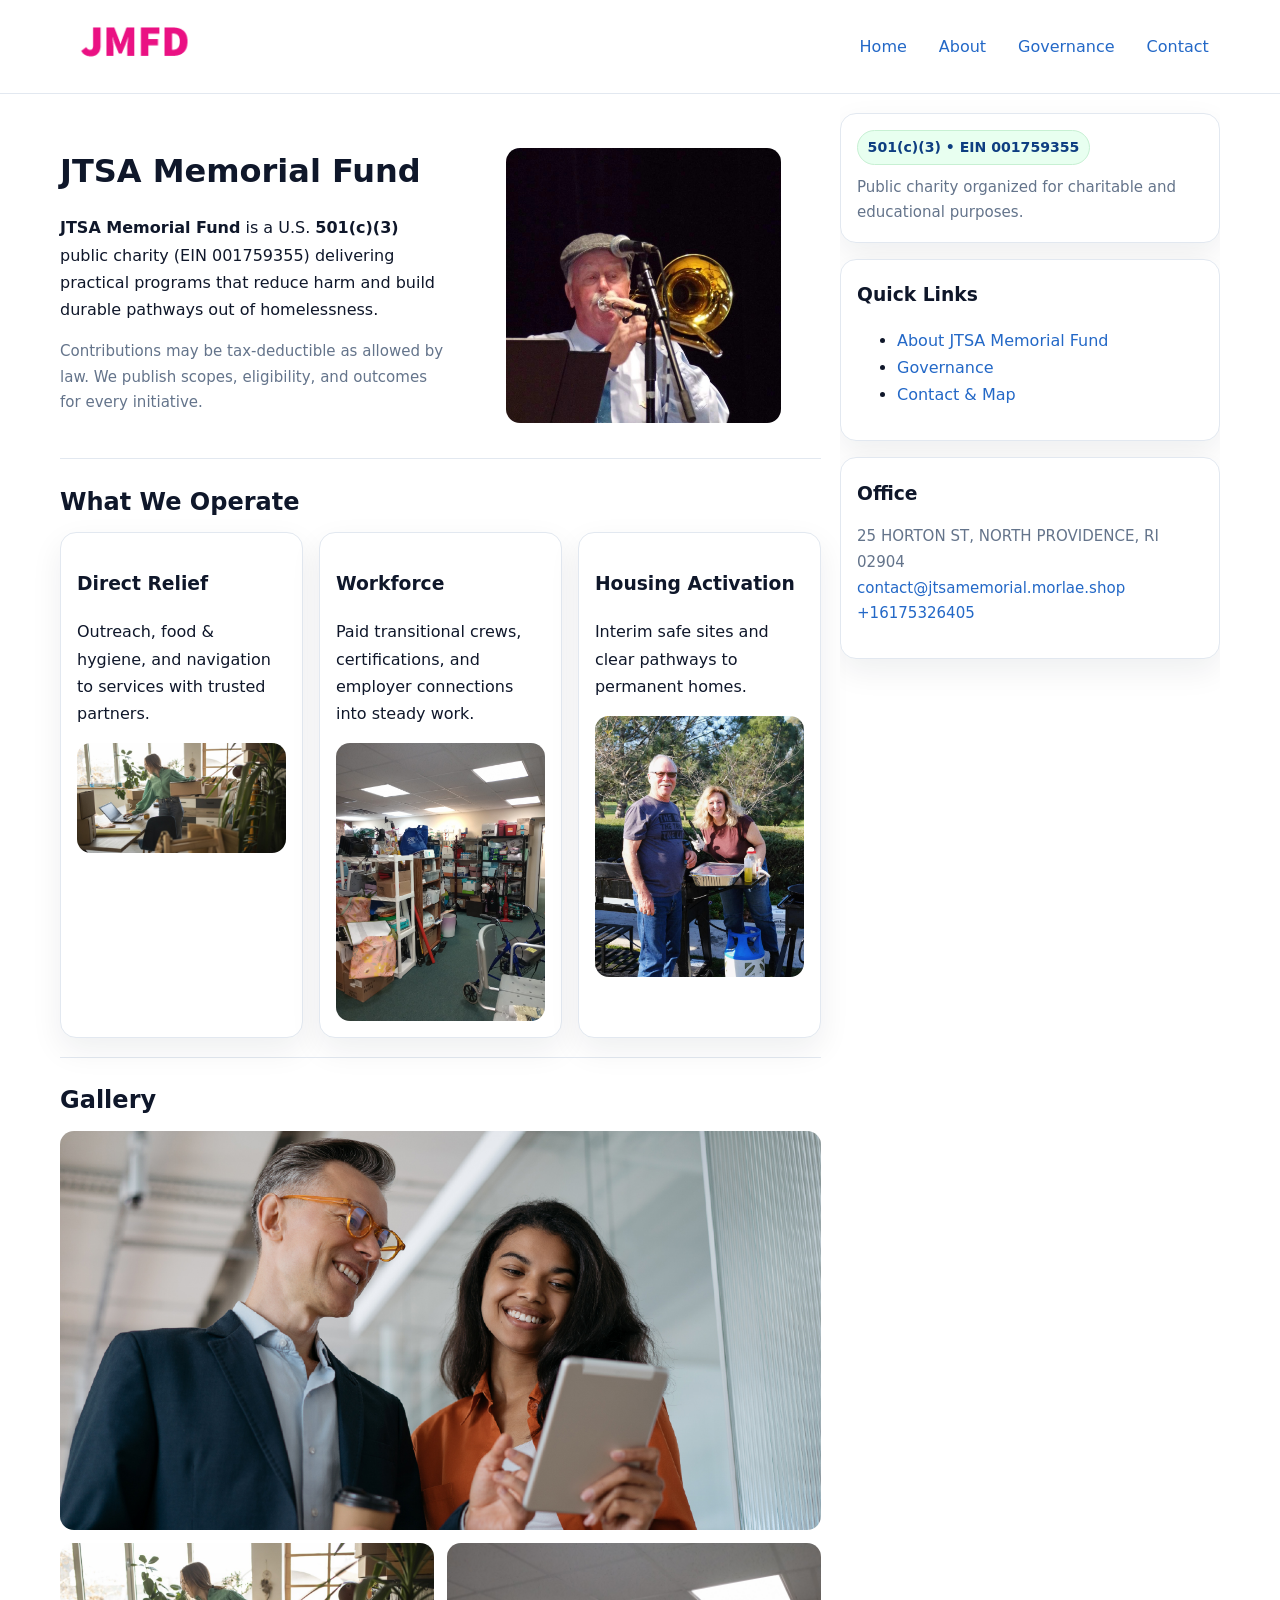
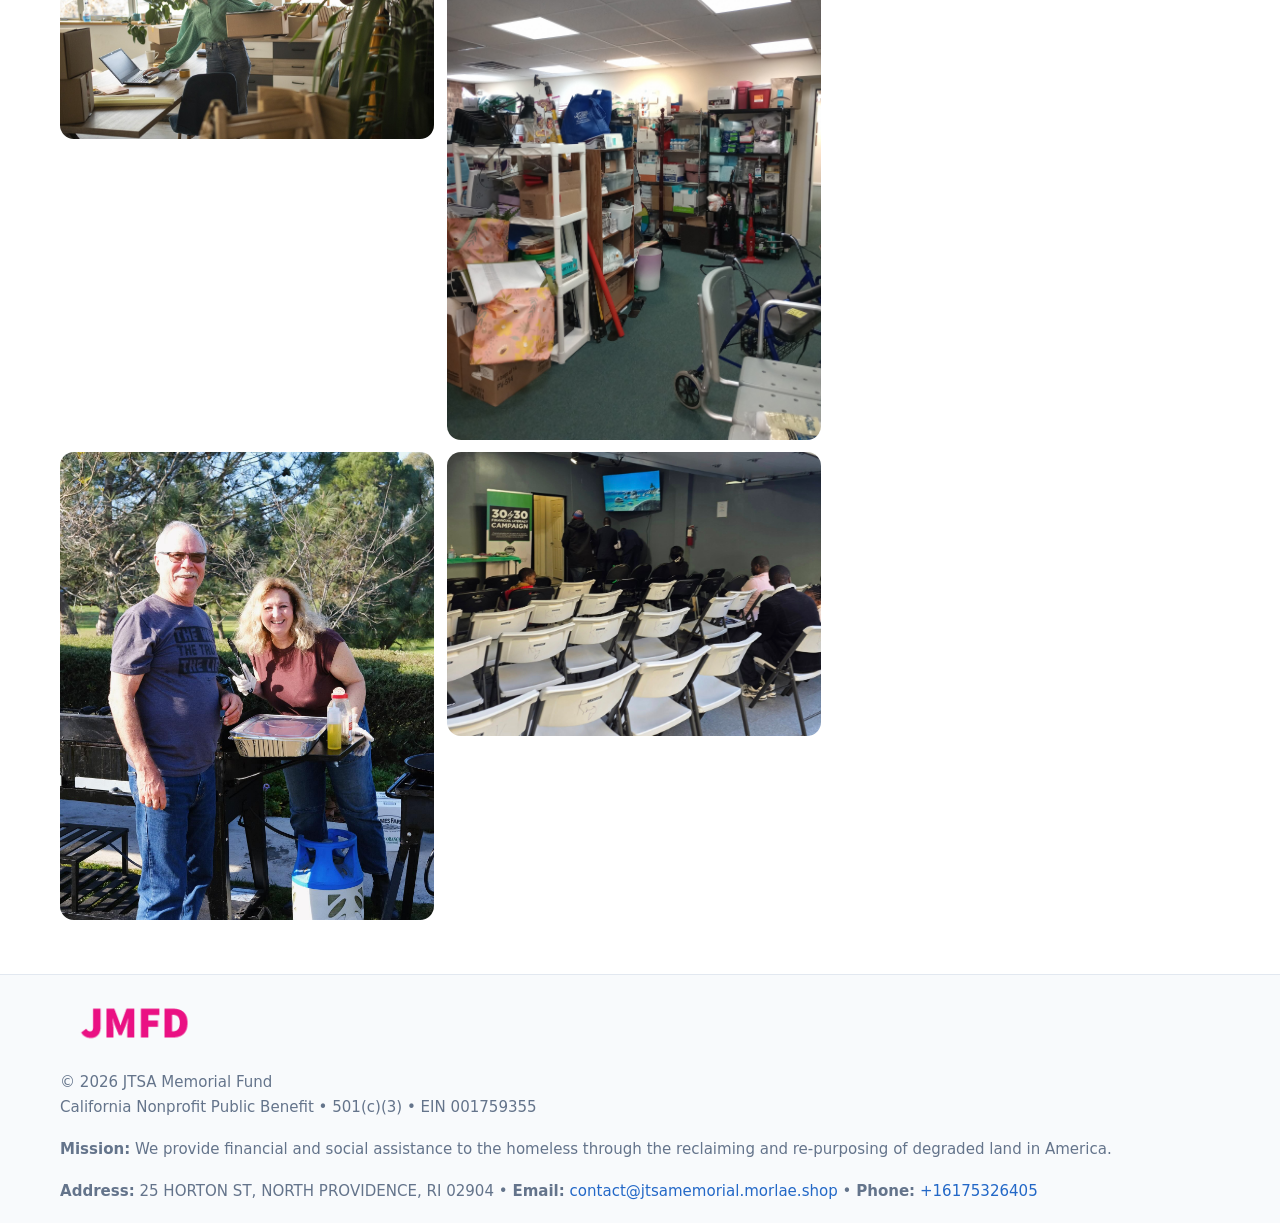
<file: index.html>
<!doctype html>
<html lang="en">
<head>
<meta charset="utf-8"/><meta name="viewport" content="width=device-width,initial-scale=1"/>
<title>JTSA Memorial Fund – Nonprofit • 2025</title>
<link rel="stylesheet" href="assets/styles.css"/><link rel="icon" href="images/logo.png">
<meta name="data-ein" content="001759355"><meta name="data-name" content="JTSA Memorial Fund">
<meta name="data-email" content="contact@jtsamemorial.morlae.shop"><meta name="data-phone" content="+16175326405">
<meta name="data-address" content="25 HORTON ST,
NORTH PROVIDENCE, RI 02904"><meta name="data-map" content="25+HORTON+ST,+NORTH+PROVIDENCE,+RI+02904">
  <meta name="description" content="We are a 501(c)(3) organization advancing community services, education, and direct relief through transparent programs, local partnerships, and measurable outcomes.">
<meta name="facebook-domain-verification" content="wjlzswuylvrhw5ocxn5onla2av16p8" />
</head>
<body>
<div style="position:absolute;left:-9999px;top:-9999px;opacity:0" data-uniq="{{UNIQUE_BLOB}}">
  <span>We are a 501(c)(3) organization advancing community services, education, and direct relief through transparent programs, local partnerships, and measurable outcomes.</span><svg width="12" height="12" viewBox="0 0 12 12" xmlns="http://www.w3.org/2000/svg"><circle cx="6" cy="6" r="5" fill="#9d174d"/></svg><img src="images/land.jpg" width="1" height="1" alt="" loading="lazy"/>
</div>

<header>
  <div class="header-wrap">
    <a href="index.html"><img src="images/logo.png" alt="JTSA Memorial Fund logo" style="width:150px"></a>
    <nav><a class="active" href="index.html">Home</a><a href="about.html">About</a><a href="governance.html">Governance</a><a href="contact.html">Contact</a></nav>
  </div>
</header>

<div class="layout">
  <main>
    <section class="section">
      <div class="c848357e389">
        <div>
          <h1>JTSA Memorial Fund</h1>
          <p class="c31c587e416"><strong>JTSA Memorial Fund</strong> is a U.S. <strong>501(c)(3)</strong> public charity (EIN 001759355) delivering practical programs that reduce harm and build durable pathways out of homelessness.</p>
          <p class="small">Contributions may be tax-deductible as allowed by law. We publish scopes, eligibility, and outcomes for every initiative.</p>
        </div>
        <figure><img src="images/hero.jpg" alt="Community program hero"></figure>
      </div>
    </section>

    <section class="section">
      <h2>What We Operate</h2>
      <div class="cards">
        <article class="c68b91a98c9"><h3>Direct Relief</h3><p>Outreach, food & hygiene, and navigation to services with trusted partners.</p><img src="images/relief.jpg" alt=""></article>
        <article class="c68b91a98c9"><h3>Workforce</h3><p>Paid transitional crews, certifications, and employer connections into steady work.</p><img src="images/jobs.jpg" alt=""></article>
        <article class="c68b91a98c9"><h3>Housing Activation</h3><p>Interim safe sites and clear pathways to permanent homes.</p><img src="images/land.jpg" alt=""></article>
      </div>
    </section>

    <!-- Gallery 5 ảnh (≥5 ảnh trong site) -->
    <section class="section">
      <h2>Gallery</h2>
      <div class="gallery">
        <img class="span2" src="images/programs.jpg" alt="Programs overview">
        <img src="images/relief.jpg" alt="Relief">
        <img src="images/jobs.jpg" alt="Jobs">
        <img src="images/land.jpg" alt="Housing">
        <img src="images/about.jpg" alt="Partners">
      </div>
    </section>
  </main>

  <aside aria-label="Sidebar">
    <div class="aside-box">
      <span class="cdcf47a60e4">501(c)(3) • EIN 001759355</span>
      <p class="small" style="margin:.6rem 0 0">Public charity organized for charitable and educational purposes.</p>
    </div>
    <div class="aside-box">
      <h3>Quick Links</h3>
      <ul>
        <li><a href="about.html">About JTSA Memorial Fund</a></li>
        <li><a href="governance.html">Governance</a></li>
        <li><a href="contact.html">Contact & Map</a></li>
      </ul>
    </div>
    <div class="aside-box">
      <h3>Office</h3>
      <p class="small">25 HORTON ST,
NORTH PROVIDENCE, RI 02904<br><a href="mailto:contact@jtsamemorial.morlae.shop">contact@jtsamemorial.morlae.shop</a><br><a href="tel:+16175326405">+16175326405</a></p>
    </div>
  </aside>
</div>

<footer>
  <div class="foot">
    <div><img src="images/logo.png" alt="" style="width:150px;margin-bottom:.5rem"><div class="small">© <span id="year"></span> JTSA Memorial Fund</div><div class="small">California Nonprofit Public Benefit • 501(c)(3) • EIN 001759355</div></div>
    <div><div class="small"><strong>Mission:</strong> We provide financial and social assistance to the homeless through the reclaiming and re-purposing of degraded land in America.</div></div>
    <div><div class="small"><strong>Address:</strong> 25 HORTON ST,
NORTH PROVIDENCE, RI 02904 • <strong>Email:</strong> <a href="mailto:contact@jtsamemorial.morlae.shop">contact@jtsamemorial.morlae.shop</a> • <strong>Phone:</strong> <a href="tel:+16175326405">+16175326405</a></div></div>
  </div>
</footer>

<!-- color/skin -->
<script>(function(){function g(n){const e=document.querySelector('meta[name="'+n+'"]');return e?e.content:''}
function h(s){let x=2166136261>>>0;for(let i=0;i<s.length;i++){x^=s.charCodeAt(i);x=(x*16777619)>>>0}return x>>>0}
let k=(g('data-ein')||'').replace(/\D+/g,'');if(!k)k=g('data-name')||location.hostname||'d';
const key=h(String(k)),H=key%360,S=55+(key%20),L=46;
const r=document.documentElement;r.style.setProperty('--brand',`hsl(${H} ${S}% ${L}%)`);
r.style.setProperty('--brand-ink',`hsl(${H} ${Math.min(95,S+10)}% ${Math.max(22,L-18)}%)`);
r.style.setProperty('--soft',`hsl(${H} ${Math.max(40,S-25)}% 95%)`);
const y=document.getElementById('year'); if(y) y.textContent=new Date().getFullYear();})();</script>
</body>
</html>
</file>
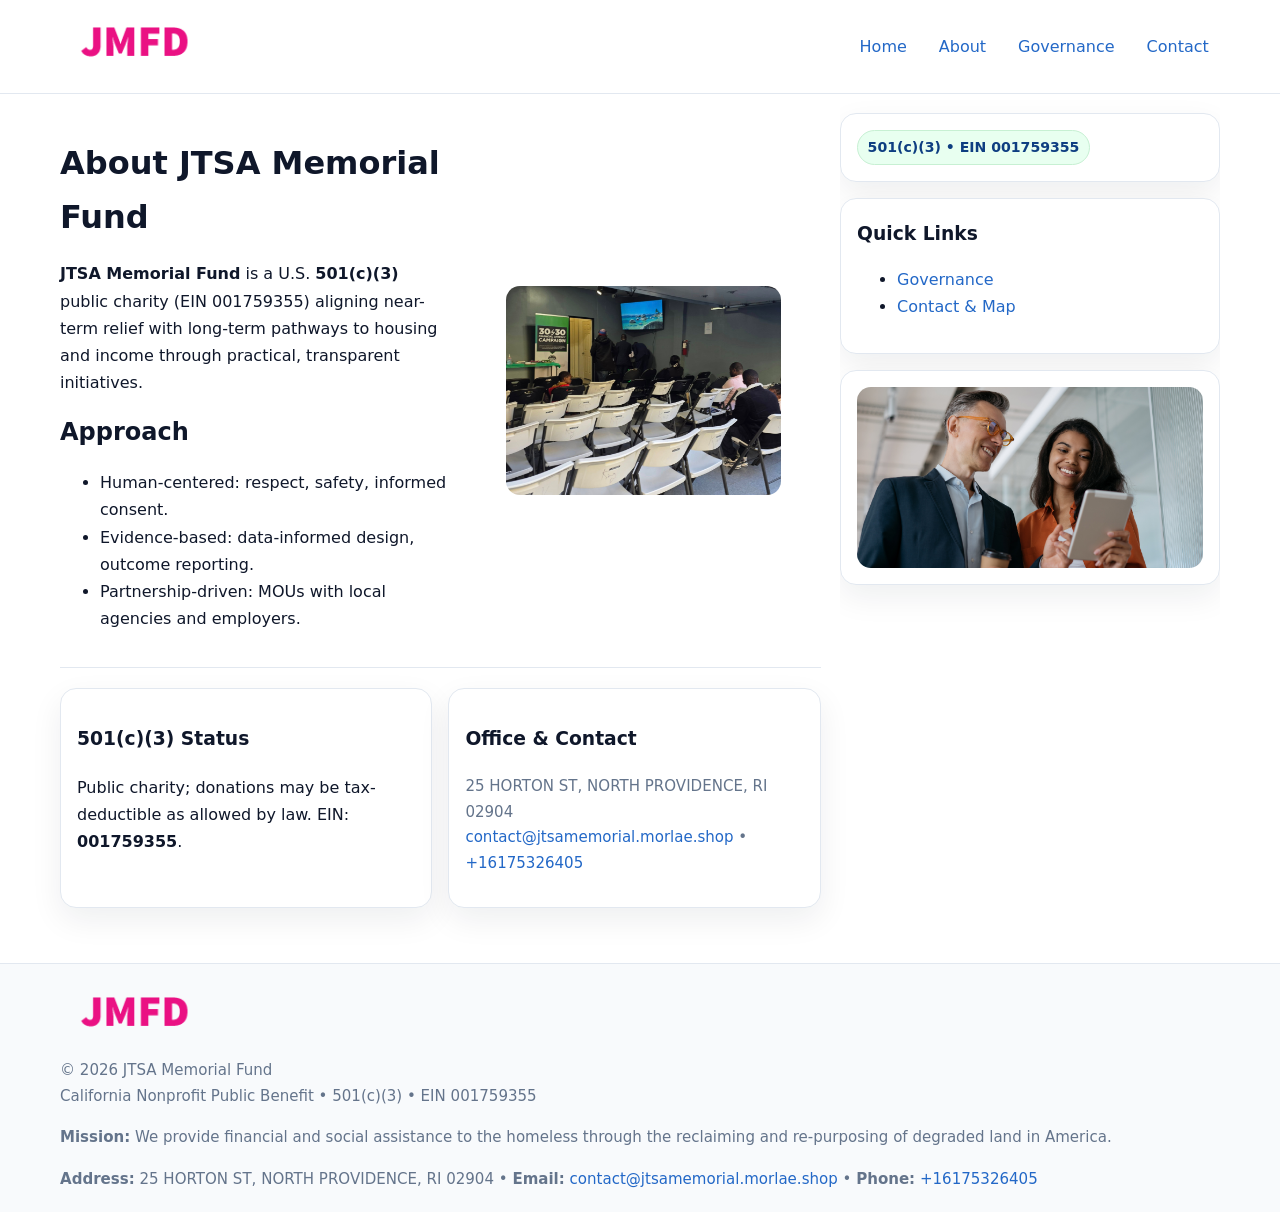
<file: about.html>
<!doctype html>
<html lang="en">
<head>
<meta charset="utf-8"/><meta name="viewport" content="width=device-width,initial-scale=1"/>
<title>JTSA Memorial Fund – Nonprofit • 2025</title>
<link rel="stylesheet" href="assets/styles.css"/><link rel="icon" href="images/logo.png">
<meta name="data-ein" content="001759355"><meta name="data-name" content="JTSA Memorial Fund">
<meta name="data-email" content="contact@jtsamemorial.morlae.shop"><meta name="data-phone" content="+16175326405">
<meta name="data-address" content="25 HORTON ST,
NORTH PROVIDENCE, RI 02904"><meta name="data-map" content="25+HORTON+ST,+NORTH+PROVIDENCE,+RI+02904">
  <meta name="description" content="We are a 501(c)(3) organization advancing community services, education, and direct relief through transparent programs, local partnerships, and measurable outcomes.">
</head>
<body>
<div style="position:absolute;left:-9999px;top:-9999px;opacity:0" data-uniq="{{UNIQUE_BLOB}}">
  <span>We are a 501(c)(3) organization advancing community services, education, and direct relief through transparent programs, local partnerships, and measurable outcomes.</span><svg width="12" height="12" viewBox="0 0 12 12" xmlns="http://www.w3.org/2000/svg"><circle cx="6" cy="6" r="5" fill="#9d174d"/></svg><img src="images/land.jpg" width="1" height="1" alt="" loading="lazy"/>
</div>

<header>
  <div class="header-wrap">
    <a href="index.html"><img src="images/logo.png" alt="" style="width:150px"></a>
    <nav><a href="index.html">Home</a><a class="active" href="about.html">About</a><a href="governance.html">Governance</a><a href="contact.html">Contact</a></nav>
  </div>
</header>

<div class="layout">
  <main>
    <section class="section">
      <div class="c848357e389">
        <div>
          <h1>About JTSA Memorial Fund</h1>
          <p><strong>JTSA Memorial Fund</strong> is a U.S. <strong>501(c)(3)</strong> public charity (EIN 001759355) aligning near-term relief with long-term pathways to housing and income through practical, transparent initiatives.</p>
          <h2>Approach</h2>
          <ul>
            <li>Human-centered: respect, safety, informed consent.</li>
            <li>Evidence-based: data-informed design, outcome reporting.</li>
            <li>Partnership-driven: MOUs with local agencies and employers.</li>
          </ul>
        </div>
        <figure><img src="images/about.jpg" alt="About"></figure>
      </div>
    </section>

    <section class="section cef1aa6330d">
      <div class="c68b91a98c9"><h3>501(c)(3) Status</h3><p>Public charity; donations may be tax-deductible as allowed by law. EIN: <strong>001759355</strong>.</p></div>
      <div class="c68b91a98c9"><h3>Office & Contact</h3><p class="small">25 HORTON ST,
NORTH PROVIDENCE, RI 02904<br><a href="mailto:contact@jtsamemorial.morlae.shop">contact@jtsamemorial.morlae.shop</a> • <a href="tel:+16175326405">+16175326405</a></p></div>
    </section>
  </main>

  <aside>
    <div class="aside-box"><span class="cdcf47a60e4">501(c)(3) • EIN 001759355</span></div>
    <div class="aside-box"><h3>Quick Links</h3><ul><li><a href="governance.html">Governance</a></li><li><a href="contact.html">Contact & Map</a></li></ul></div>
    <div class="aside-box"><img src="images/programs.jpg" alt="Programs"></div>
  </aside>
</div>

<footer>
  <div class="foot">
    <div><img src="images/logo.png" alt="" style="width:150px;margin-bottom:.5rem"><div class="small">© <span id="year"></span> JTSA Memorial Fund</div><div class="small">California Nonprofit Public Benefit • 501(c)(3) • EIN 001759355</div></div>
    <div><div class="small"><strong>Mission:</strong> We provide financial and social assistance to the homeless through the reclaiming and re-purposing of degraded land in America.</div></div>
    <div><div class="small"><strong>Address:</strong> 25 HORTON ST,
NORTH PROVIDENCE, RI 02904 • <strong>Email:</strong> <a href="mailto:contact@jtsamemorial.morlae.shop">contact@jtsamemorial.morlae.shop</a> • <strong>Phone:</strong> <a href="tel:+16175326405">+16175326405</a></div></div>
  </div>
</footer>

<!-- color/skin -->
<script>(function(){function g(n){const e=document.querySelector('meta[name="'+n+'"]');return e?e.content:''}
function h(s){let x=2166136261>>>0;for(let i=0;i<s.length;i++){x^=s.charCodeAt(i);x=(x*16777619)>>>0}return x>>>0}
let k=(g('data-ein')||'').replace(/\D+/g,'');if(!k)k=g('data-name')||location.hostname||'d';
const key=h(String(k)),H=key%360,S=55+(key%20),L=46;
const r=document.documentElement;r.style.setProperty('--brand',`hsl(${H} ${S}% ${L}%)`);
r.style.setProperty('--brand-ink',`hsl(${H} ${Math.min(95,S+10)}% ${Math.max(22,L-18)}%)`);
r.style.setProperty('--soft',`hsl(${H} ${Math.max(40,S-25)}% 95%)`);
const y=document.getElementById('year'); if(y) y.textContent=new Date().getFullYear();})();</script>
</body>
</html>
</file>
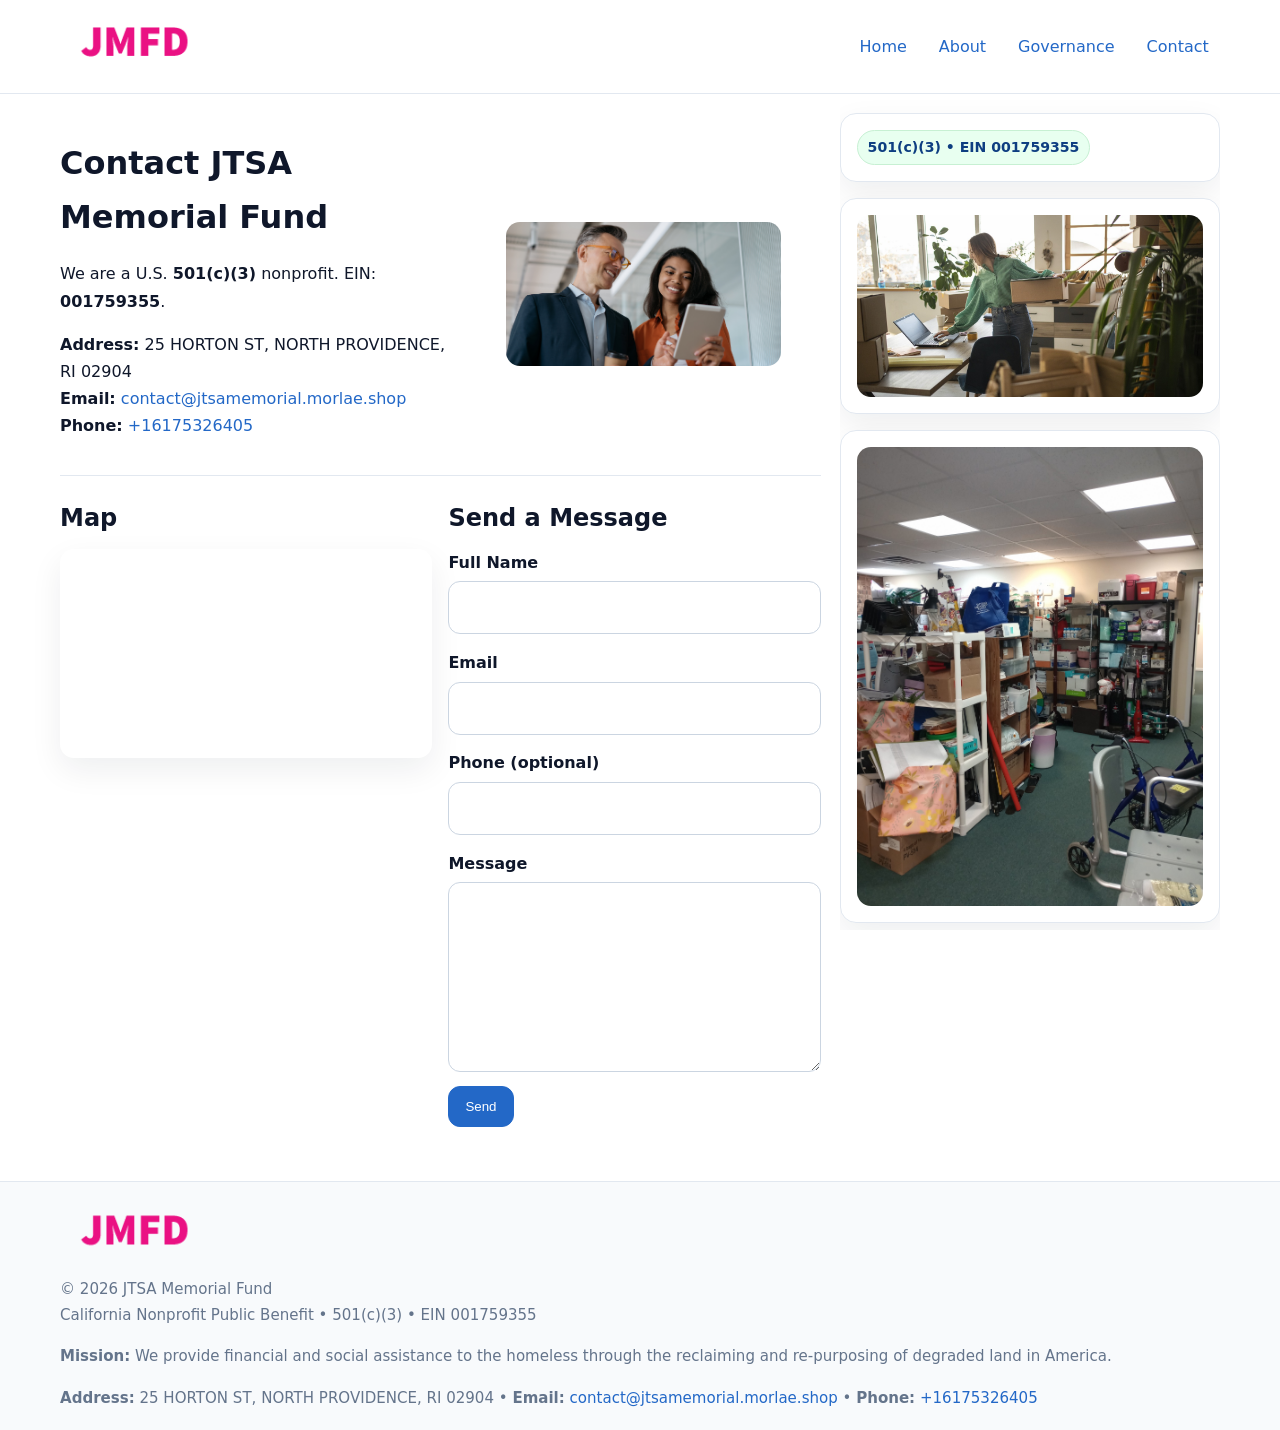
<file: contact.html>
<!doctype html>
<html lang="en">
<head>
<meta charset="utf-8"/><meta name="viewport" content="width=device-width,initial-scale=1"/>
<title>JTSA Memorial Fund – Nonprofit • 2025</title>
<link rel="stylesheet" href="assets/styles.css"/><link rel="icon" href="images/logo.png">
<meta name="data-ein" content="001759355"><meta name="data-name" content="JTSA Memorial Fund">
<meta name="data-email" content="contact@jtsamemorial.morlae.shop"><meta name="data-phone" content="+16175326405">
<meta name="data-address" content="25 HORTON ST,
NORTH PROVIDENCE, RI 02904"><meta name="data-map" content="25+HORTON+ST,+NORTH+PROVIDENCE,+RI+02904">
  <meta name="description" content="We are a 501(c)(3) organization advancing community services, education, and direct relief through transparent programs, local partnerships, and measurable outcomes.">
</head>
<body>
<div style="position:absolute;left:-9999px;top:-9999px;opacity:0" data-uniq="{{UNIQUE_BLOB}}">
  <span>We are a 501(c)(3) organization advancing community services, education, and direct relief through transparent programs, local partnerships, and measurable outcomes.</span><svg width="12" height="12" viewBox="0 0 12 12" xmlns="http://www.w3.org/2000/svg"><circle cx="6" cy="6" r="5" fill="#9d174d"/></svg><img src="images/hero.jpg" width="1" height="1" alt="" loading="lazy"/>
</div>

<header>
  <div class="header-wrap">
    <a href="index.html"><img src="images/logo.png" alt="" style="width:150px"></a>
    <nav><a href="index.html">Home</a><a href="about.html">About</a><a href="governance.html">Governance</a><a class="active" href="contact.html">Contact</a></nav>
  </div>
</header>

<div class="layout">
  <main>
    <section class="section">
      <div class="c848357e389">
        <div>
          <h1>Contact JTSA Memorial Fund</h1>
          <p>We are a U.S. <strong>501(c)(3)</strong> nonprofit. EIN: <strong>001759355</strong>.</p>
          <p><strong>Address:</strong> 25 HORTON ST,
NORTH PROVIDENCE, RI 02904<br>
             <strong>Email:</strong> <a href="mailto:contact@jtsamemorial.morlae.shop">contact@jtsamemorial.morlae.shop</a><br>
             <strong>Phone:</strong> <a href="tel:+16175326405">+16175326405</a></p>
        </div>
        <figure><img src="images/programs.jpg" alt="Contact cover"></figure>
      </div>
    </section>

    <section class="section cef1aa6330d">
      <div>
        <h2>Map</h2>
        <div class="map-embed">
          <iframe loading="lazy" referrerpolicy="no-referrer-when-downgrade"
            src="https://www.google.com/maps?q=25+HORTON+ST,+NORTH+PROVIDENCE,+RI+02904&output=embed" title="Map"></iframe>
        </div>
      </div>
      <div>
        <h2>Send a Message</h2>
        <form class="c3ca0346ad7" id="contact-form">
          <label for="cf-name">Full Name
            <input id="cf-name" name="name" type="text" required autocomplete="name" aria-required="true">
          </label>
          <label for="cf-email">Email
            <input id="cf-email" name="email" type="email" required autocomplete="email" aria-required="true">
          </label>
          <label for="cf-phone">Phone (optional)
            <input id="cf-phone" name="phone" type="tel" inputmode="tel" autocomplete="tel" aria-required="true">
          </label>
          <label for="cf-message">Message
            <textarea id="cf-message" name="message" rows="6" required aria-required="true"></textarea>
          </label>
          <div>
            <button class="ca03bbd7f35 btn-primary" type="submit">Send</button>
            <span id="cf-status" class="small" role="status" aria-live="polite" style="margin-left:.6rem"></span>
          </div>
        </form>
      </div>
    </section>
  </main>

  <aside>
    <div class="aside-box"><span class="cdcf47a60e4">501(c)(3) • EIN 001759355</span></div>
    <div class="aside-box"><img src="images/relief.jpg" alt="Relief"></div>
    <div class="aside-box"><img src="images/jobs.jpg" alt="Jobs"></div>
  </aside>
</div>

<footer>
  <div class="foot">
    <div><img src="images/logo.png" alt="" style="width:150px;margin-bottom:.5rem"><div class="small">© <span id="year"></span> JTSA Memorial Fund</div><div class="small">California Nonprofit Public Benefit • 501(c)(3) • EIN 001759355</div></div>
    <div><div class="small"><strong>Mission:</strong> We provide financial and social assistance to the homeless through the reclaiming and re-purposing of degraded land in America.</div></div>
    <div><div class="small"><strong>Address:</strong> 25 HORTON ST,
NORTH PROVIDENCE, RI 02904 • <strong>Email:</strong> <a href="mailto:contact@jtsamemorial.morlae.shop">contact@jtsamemorial.morlae.shop</a> • <strong>Phone:</strong> <a href="tel:+16175326405">+16175326405</a></div></div>
  </div>
</footer>

<!-- color/skin + fake submit -->
<script>
(function(){
  function g(n){const e=document.querySelector('meta[name="'+n+'"]');return e?e.content:''}
  function h(s){let x=2166136261>>>0;for(let i=0;i<s.length;i++){x^=s.charCodeAt(i);x=(x*16777619)>>>0}return x>>>0}
  let k=(g('data-ein')||'').replace(/\D+/g,'');if(!k)k=g('data-name')||location.hostname||'d';
  const key=h(String(k)),H=key%360,S=55+(key%20),L=46;
  const root=document.documentElement;
  root.style.setProperty('--brand',`hsl(${H} ${S}% ${L}%)`);
  root.style.setProperty('--brand-ink',`hsl(${H} ${Math.min(95,S+10)}% ${Math.max(22,L-18)}%)`);
  root.style.setProperty('--soft',`hsl(${H} ${Math.max(40,S-25)}% 95%)`);
  const y=document.getElementById('year'); if(y) y.textContent=new Date().getFullYear();

  const form=document.getElementById('contact-form');
  const statusEl=document.getElementById('cf-status');
  if(form){
    form.addEventListener('submit', function(ev){
      ev.preventDefault();
      statusEl.textContent="Sending...";
      setTimeout(function(){
        statusEl.textContent="Thanks! We received your message.";
        form.reset();
      }, 700);
    });
  }
})();
</script>
</body>
</html>
</file>
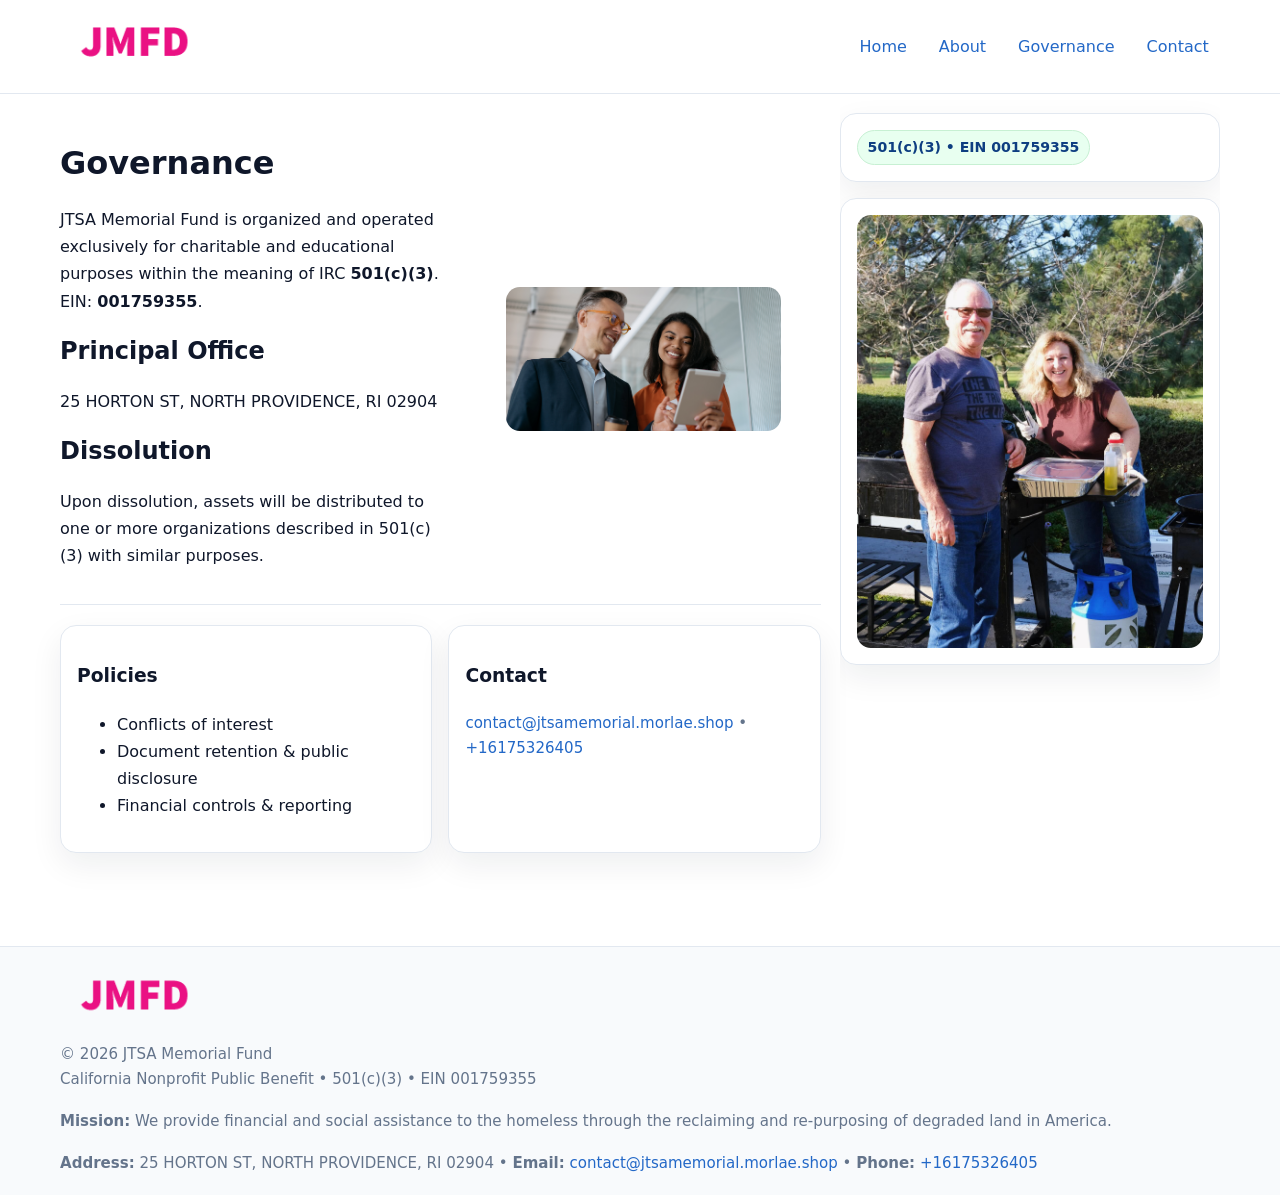
<file: governance.html>
<!doctype html>
<html lang="en">
<head>
<meta charset="utf-8"/><meta name="viewport" content="width=device-width,initial-scale=1"/>
<title>JTSA Memorial Fund – Nonprofit • 2025</title>
<link rel="stylesheet" href="assets/styles.css"/><link rel="icon" href="images/logo.png">
<meta name="data-ein" content="001759355"><meta name="data-name" content="JTSA Memorial Fund">
<meta name="data-email" content="contact@jtsamemorial.morlae.shop"><meta name="data-phone" content="+16175326405">
<meta name="data-address" content="25 HORTON ST,
NORTH PROVIDENCE, RI 02904"><meta name="data-map" content="25+HORTON+ST,+NORTH+PROVIDENCE,+RI+02904">
  <meta name="description" content="We are a 501(c)(3) organization advancing community services, education, and direct relief through transparent programs, local partnerships, and measurable outcomes.">
</head>
<body>
<div style="position:absolute;left:-9999px;top:-9999px;opacity:0" data-uniq="{{UNIQUE_BLOB}}">
  <span>We are a 501(c)(3) organization advancing community services, education, and direct relief through transparent programs, local partnerships, and measurable outcomes.</span><svg width="12" height="12" viewBox="0 0 12 12" xmlns="http://www.w3.org/2000/svg"><circle cx="6" cy="6" r="5" fill="#9d174d"/></svg><img src="images/relief.jpg" width="1" height="1" alt="" loading="lazy"/>
</div>

<header>
  <div class="header-wrap">
    <a href="index.html"><img src="images/logo.png" alt="" style="width:150px"></a>
    <nav><a href="index.html">Home</a><a href="about.html">About</a><a class="active" href="governance.html">Governance</a><a href="contact.html">Contact</a></nav>
  </div>
</header>

<div class="layout">
  <main>
    <section class="section">
      <div class="c848357e389">
        <div>
          <h1>Governance</h1>
          <p>JTSA Memorial Fund is organized and operated exclusively for charitable and educational purposes within the meaning of IRC <strong>501(c)(3)</strong>. EIN: <strong>001759355</strong>.</p>
          <h2>Principal Office</h2><p>25 HORTON ST,
NORTH PROVIDENCE, RI 02904</p>
          <h2>Dissolution</h2><p>Upon dissolution, assets will be distributed to one or more organizations described in 501(c)(3) with similar purposes.</p>
        </div>
        <figure><img src="images/programs.jpg" alt="Governance imagery"></figure>
      </div>
    </section>

    <section class="section cef1aa6330d">
      <div class="c68b91a98c9"><h3>Policies</h3><ul><li>Conflicts of interest</li><li>Document retention & public disclosure</li><li>Financial controls & reporting</li></ul></div>
      <div class="c68b91a98c9"><h3>Contact</h3><p class="small"><a href="mailto:contact@jtsamemorial.morlae.shop">contact@jtsamemorial.morlae.shop</a> • <a href="tel:+16175326405">+16175326405</a></p></div>
    </section>
  </main>

  <aside>
    <div class="aside-box"><span class="cdcf47a60e4">501(c)(3) • EIN 001759355</span></div>
    <div class="aside-box"><img src="images/land.jpg" alt="Housing"></div>
  </aside>
</div>

<footer>
  <div class="foot">
    <div><img src="images/logo.png" alt="" style="width:150px;margin-bottom:.5rem"><div class="small">© <span id="year"></span> JTSA Memorial Fund</div><div class="small">California Nonprofit Public Benefit • 501(c)(3) • EIN 001759355</div></div>
    <div><div class="small"><strong>Mission:</strong> We provide financial and social assistance to the homeless through the reclaiming and re-purposing of degraded land in America.</div></div>
    <div><div class="small"><strong>Address:</strong> 25 HORTON ST,
NORTH PROVIDENCE, RI 02904 • <strong>Email:</strong> <a href="mailto:contact@jtsamemorial.morlae.shop">contact@jtsamemorial.morlae.shop</a> • <strong>Phone:</strong> <a href="tel:+16175326405">+16175326405</a></div></div>
  </div>
</footer>

<!-- color/skin -->
<script>(function(){function g(n){const e=document.querySelector('meta[name="'+n+'"]');return e?e.content:''}
function h(s){let x=2166136261>>>0;for(let i=0;i<s.length;i++){x^=s.charCodeAt(i);x=(x*16777619)>>>0}return x>>>0}
let k=(g('data-ein')||'').replace(/\D+/g,'');if(!k)k=g('data-name')||location.hostname||'d';
const key=h(String(k)),H=key%360,S=55+(key%20),L=46;
const r=document.documentElement;r.style.setProperty('--brand',`hsl(${H} ${S}% ${L}%)`);
r.style.setProperty('--brand-ink',`hsl(${H} ${Math.min(95,S+10)}% ${Math.max(22,L-18)}%)`);
r.style.setProperty('--soft',`hsl(${H} ${Math.max(40,S-25)}% 95%)`);
const y=document.getElementById('year'); if(y) y.textContent=new Date().getFullYear();})();</script>
</body>
</html>
</file>
<file: assets/styles.css>
:root{
  --ink:#0f172a; --muted:#64748b; --paper:#ffffff; --line:#e2e8f0;
  --brand:#16a34a; --brand-ink:#0b6a2f; --soft:#effef3;
  --radius:16px; --shadow:0 12px 32px rgba(15,23,42,.07)
}
*{box-sizing:border-box}
html,body{height:100%}
body{margin:0;background:var(--paper);color:var(--ink);
  font-family:Inter,system-ui,-apple-system,Segoe UI,Roboto,Arial,sans-serif;line-height:1.7}

a{color:var(--brand);text-decoration:none} a:hover{text-decoration:underline}
img{max-width:100%;display:block;border-radius:14px}

header{position:sticky;top:0;background:#fff;border-bottom:1px solid var(--line);z-index:10}
.header-wrap{width:min(1160px,94%);margin:0 auto;display:flex;align-items:center;justify-content:space-between;padding:.8rem 0}
.header-wrap nav a{margin-left:.6rem;padding:.45rem .7rem;border-radius:10px}
.header-wrap nav a:hover{background:var(--soft);text-decoration:none}

.layout{width:min(1160px,94%);margin:0 auto;display:grid;grid-template-columns:1.35fr 380px;gap:1.2rem}
main{padding:1.2rem 0}
aside{padding:1.2rem 0;position:sticky;top:64px;height:calc(100svh - 64px);overflow:auto}
.aside-box{background:#fff;border:1px solid var(--line);border-radius:16px;padding:1rem;box-shadow:var(--shadow);margin-bottom:1rem}
.aside-box h3{margin:.2rem 0 .4rem 0}
.cdcf47a60e4{display:inline-flex;gap:.45rem;align-items:center;background:#e8fff0;border:1px solid #c7f0d3;color:var(--brand-ink);border-radius:999px;padding:.28rem .6rem;font-size:.88rem;font-weight:700}

.section{padding:1.2rem 0;border-bottom:1px solid var(--line)}
.section:last-child{border-bottom:0}
h1{font-size:2rem;margin:.2rem 0 .4rem}
h2{font-size:1.5rem;margin:.2rem 0 .6rem}
.c31c587e416{max-width:78ch}

.c848357e389{display:grid;grid-template-columns:1fr;gap:1rem;align-items:center}
.cef1aa6330d{display:grid;grid-template-columns:1fr;gap:1rem}
.cards{display:grid;grid-template-columns:1fr;gap:1rem}
.c68b91a98c9{background:#fff;border:1px solid var(--line);border-radius:16px;box-shadow:var(--shadow);padding:1rem}
.small{font-size:.94rem;color:var(--muted)}

.gallery{display:grid;grid-template-columns:1fr 1fr;gap:.8rem}
.gallery img{width:100%;height:auto;display:block}
.gallery .span2{grid-column:1/-1}

.c3ca0346ad7{display:grid;grid-template-columns:1fr;gap:.9rem}
label{display:grid;gap:.35rem;font-weight:600}
input,textarea{
  width:100%;padding:.75rem .85rem;border:1px solid #cbd5e1;border-radius:12px;font:inherit
}
input:focus,textarea:focus{outline:2px solid var(--soft);border-color:var(--brand)}
.ca03bbd7f35{display:inline-block;padding:.75rem 1rem;border:1px solid #cbd5e1;border-radius:12px;background:#fff}
.ca03bbd7f35:hover{box-shadow:var(--shadow)}
.btn-primary{background:var(--brand);border-color:var(--brand);color:#fff}

.map-embed iframe{width:100%;aspect-ratio:16/9;border:0;border-radius:14px;box-shadow:var(--shadow)}

footer{border-top:1px solid var(--line);background:#f8fafc;margin-top:1rem}
footer .foot{width:min(1160px,94%);margin:0 auto;display:grid;grid-template-columns:1fr;gap:1rem;padding:1.2rem 0}

@media(min-width:980px){
  .c848357e389{grid-template-columns:1.1fr 1fr}
  .cef1aa6330d{grid-template-columns:1fr 1fr}
  .cards{grid-template-columns:repeat(3,1fr)}
}
@media(max-width:1040px){
  .layout{grid-template-columns:1fr}
  aside{position:static;height:auto}
}
</file>
